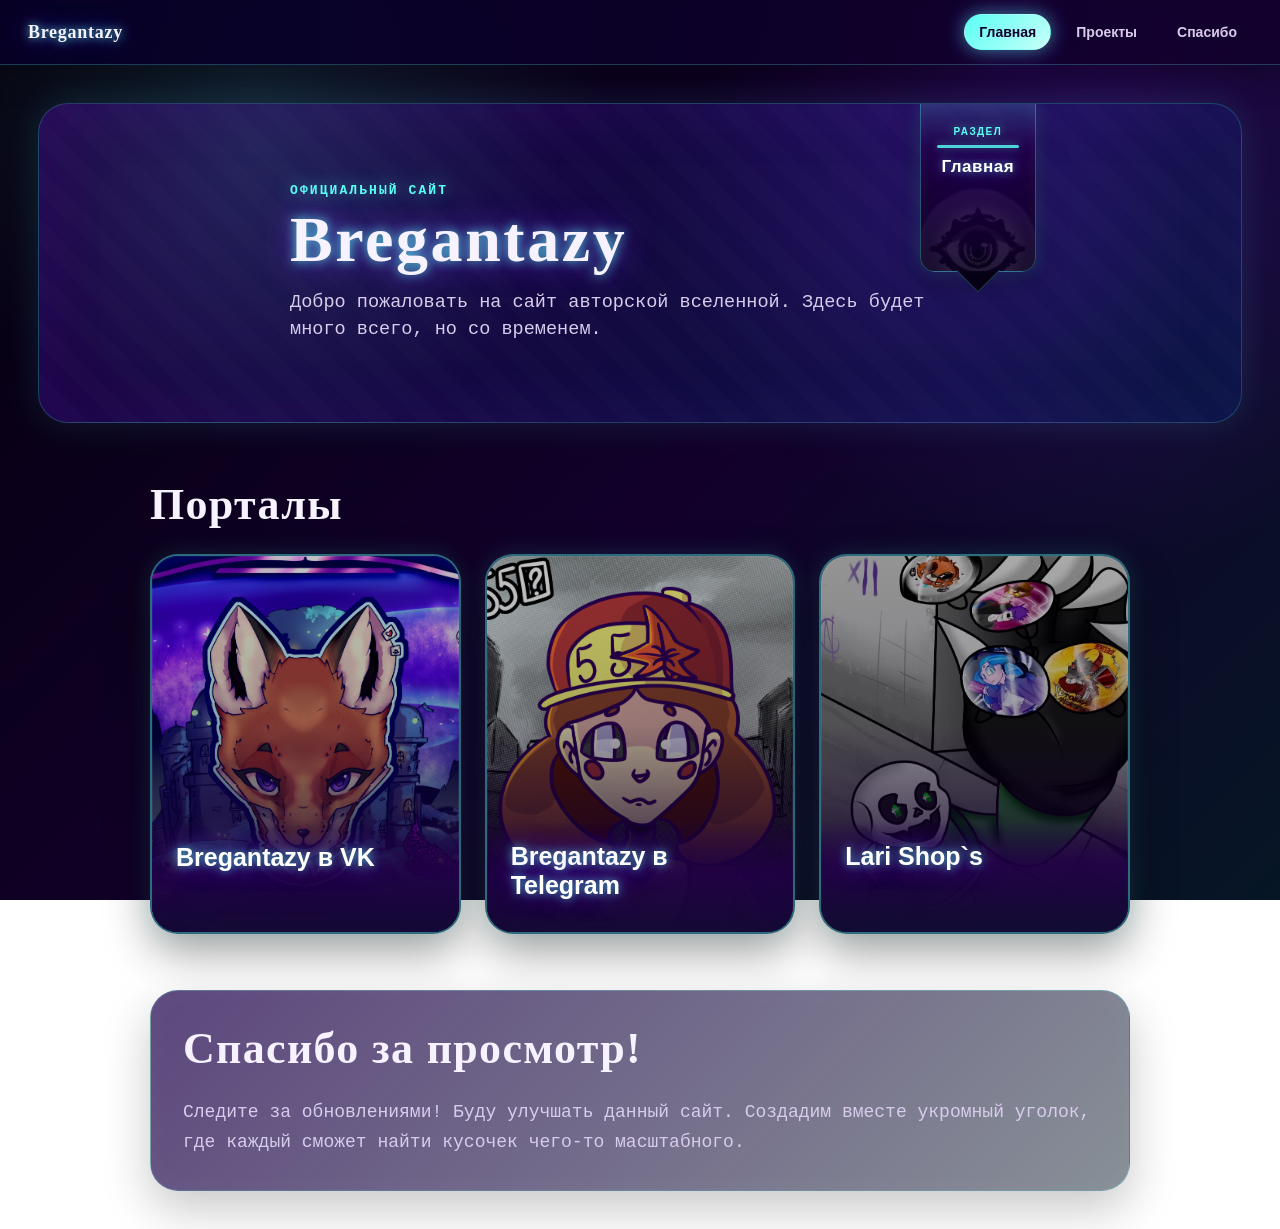
<file: index.html>
<!DOCTYPE html>
<html lang="ru">
<head>
  <meta charset="UTF-8" />
  <meta name="viewport" content="width=device-width, initial-scale=1.0" />

  <title>Bregantazy.art</title>

  <link rel="stylesheet" href="style.css" />
</head>
<body>
  <header class="site-header">
  <a href="../" class="site-logo">Bregantazy</a>

  <nav class="site-nav" aria-label="Главная навигация">
    <a href="./" class="nav-link" data-page="home">Главная</a>
    <a href="links/" class="nav-link" data-page="links">Проекты</a>
    <!--<a href="almanac/" class="nav-link" data-page="almanac">Альманах</a>-->
    <a href="thanks/" class="nav-link" data-page="thanks">Спасибо</a>
  </nav>
</header>

  <main class="page">
    <section class="hero">
      <div class="archive-text">
        <p class="eyebrow">Официальный сайт</p>

        <h1>Bregantazy</h1>

        <p class="subtitle">
          Добро пожаловать на сайт авторской вселенной. Здесь будет много всего, но со временем.
        </p>

        <!--<div class="buttons">
          <a href="links/" class="button primary">Открыть проекты</a>
          <a href="thanks/" class="button">Спасибо</a>
        </div>-->
      </div>

      <div class="hero-bookmark">
        <span>Раздел</span>

        <div class="bookmark-line"></div>

        <strong>Главная</strong>

        <div class="bookmark-eye-mask" aria-hidden="true">
          <img
            src="images/ui/bookmark-eye-4.png"
            alt=""
            class="bookmark-eye"
          />
        </div>
      </div>
    </section>

    <section class="links-section">
      <h2>Порталы</h2>

      <div class="cards">
        <article
          class="card link-card"
          data-url="https://vk.com/bregantazy"
          data-target="_blank"
        >
          <img
            src="images/groups/bregantazy-vk.png"
            alt="Аватар группы Bregantazy VK"
            class="link-card-image"
            loading="lazy"
          />

          <div class="link-card-content">
            <h3>Bregantazy в VK</h3>
            <p>Основная группа. В которой более 500 разных артов вселенной.</p>
            <span class="card-action">Открыть VK →</span>
          </div>
        </article>

        <article
          class="card link-card"
          data-url="https://t.me/bregantazy"
          data-target="_blank"
        >
          <img
            src="images/groups/bregantazy-tg.png"
            alt="Аватар Telegram-канала Bregantazy"
            class="link-card-image"
            loading="lazy"
          />

          <div class="link-card-content">
            <h3>Bregantazy в Telegram</h3>
            <p>ТГК вселенной, со своими эксклюзивами и подачей.</p>
            <span class="card-action">Открыть Telegram →</span>
          </div>
        </article>

        <article
          class="card link-card"
          data-url="https://www.avito.ru/brands/e5639e336e773d61bfe0cb38af3a7798"
          data-target="_blank"
        >
          <img
            src="images/groups/avito-shop.png"
            alt="Аватар магазина на Авито"
            class="link-card-image"
            loading="lazy"
          />

          <div class="link-card-content">
            <h3>Lari Shop`s</h3>
            <p>Авито от автора. Мерч, личные вещи, коллекции.</p>
            <span class="card-action">Открыть Авито →</span>
          </div>
        </article>
      </div>
    </section>

    <section class="thanks">
      <h2>Спасибо за просмотр!</h2>

      <p>
        Следите за обновлениями! Буду улучшать данный сайт. Создадим вместе укромный уголок,
        где каждый сможет найти кусочек чего-то масштабного.
      </p>
    </section>
  </main>

  <script src="script.js"></script>
</body>
</html>
</file>
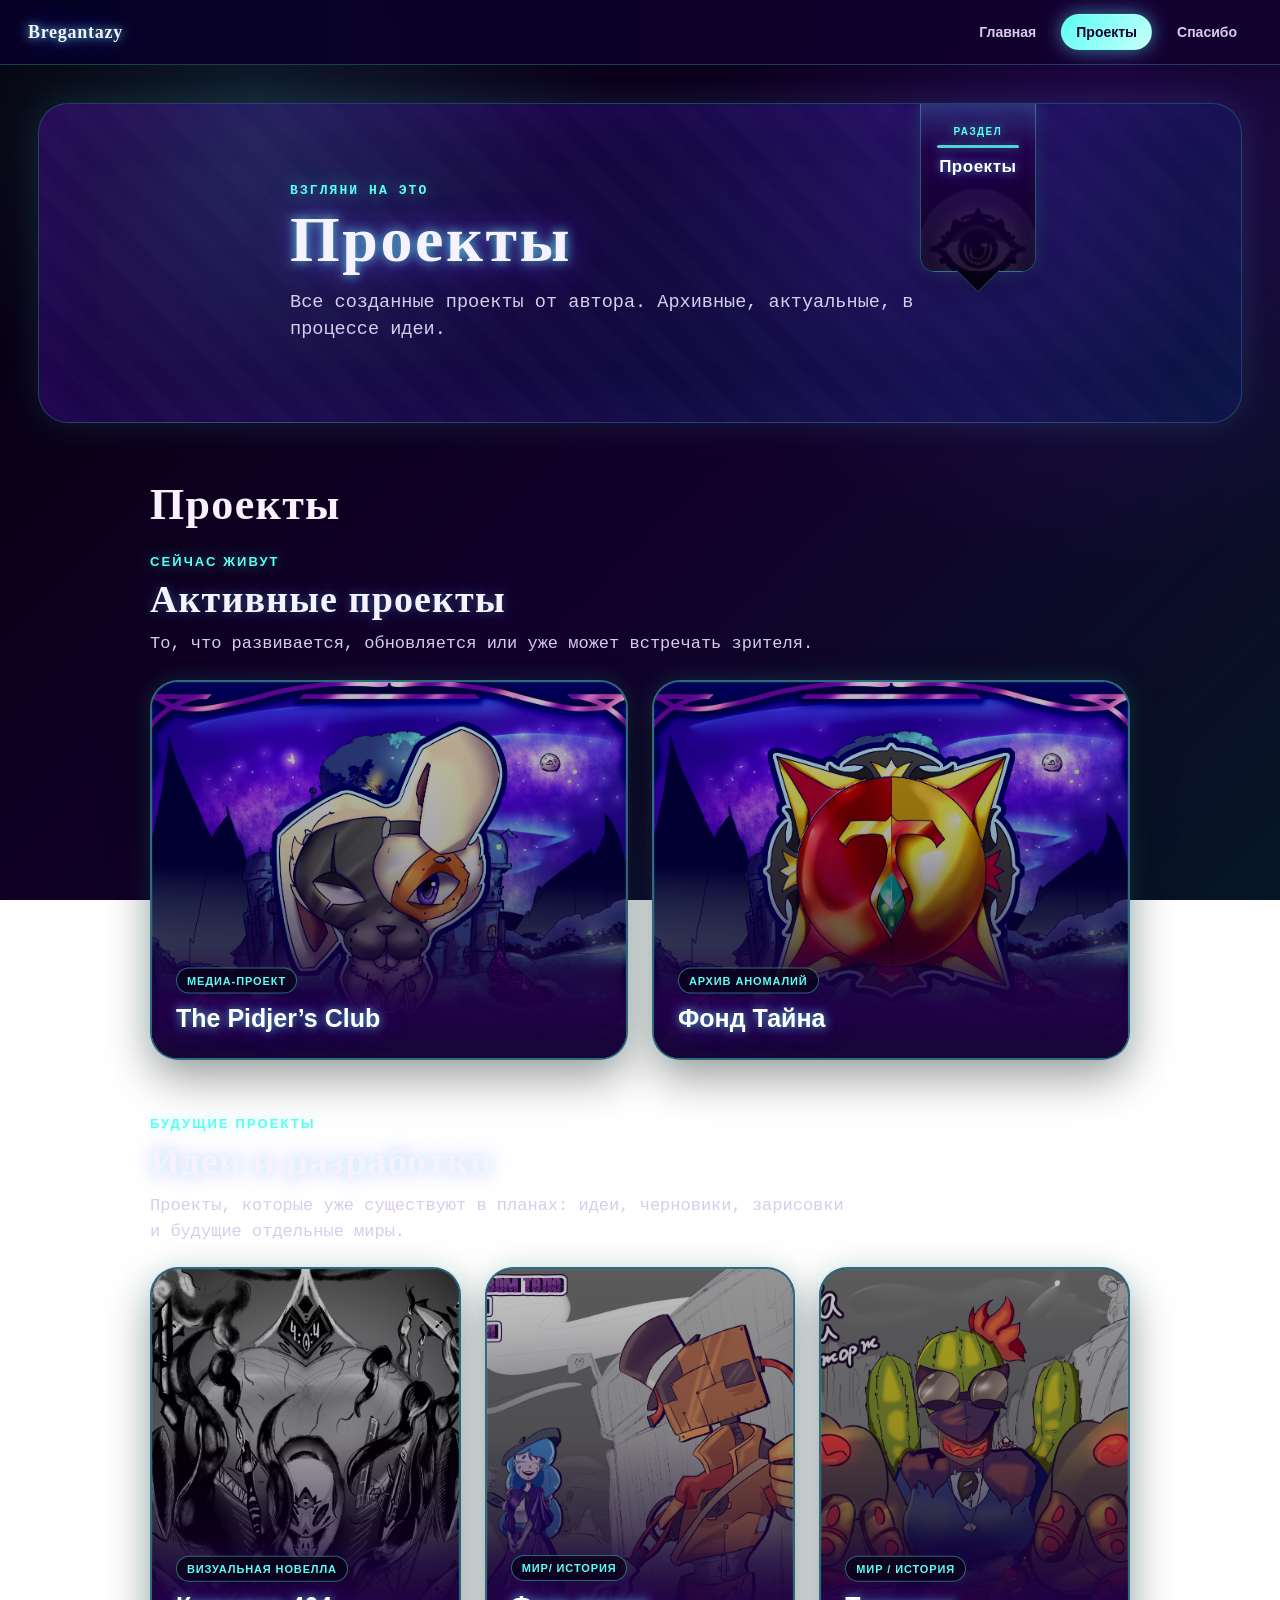
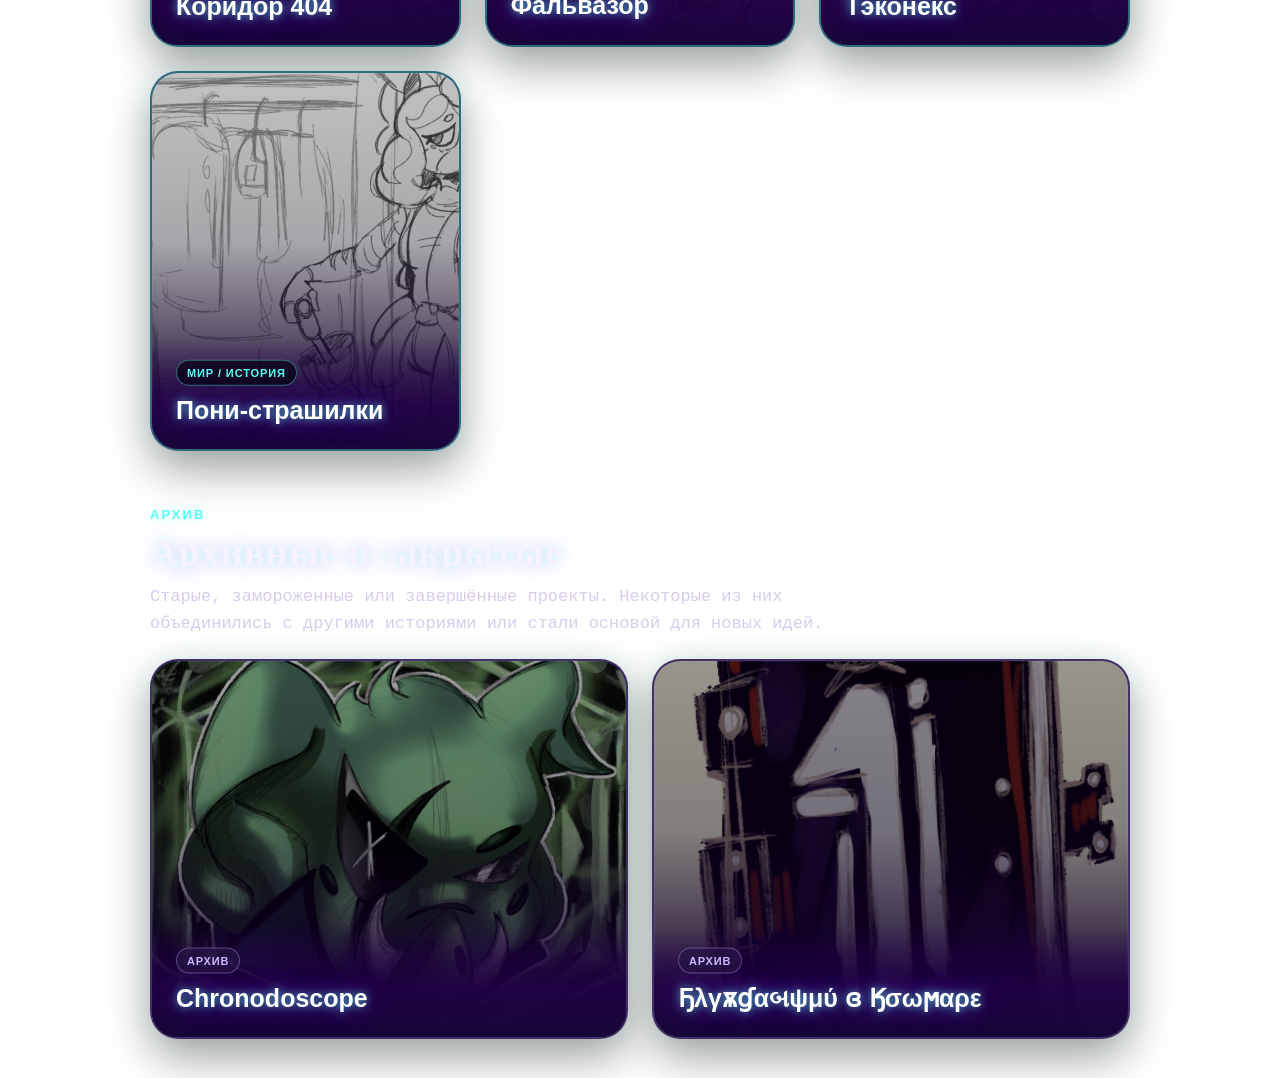
<file: links/index.html>
<!DOCTYPE html>
<html lang="ru">
<head>
  <meta charset="UTF-8" />
  <meta name="viewport" content="width=device-width, initial-scale=1.0" />

  <title>Проекты | Bregantazy.art</title>

  <link rel="stylesheet" href="../style.css" />
</head>
<body>
 <header class="site-header">
  <a href="../" class="site-logo">Bregantazy</a>

  <nav class="site-nav" aria-label="Главная навигация">
    <a href="../" class="nav-link" data-page="home">Главная</a>
    <a href="../links/" class="nav-link" data-page="links">Проекты</a>
  <!--<a href="../almanac/" class="nav-link" data-page="almanac">Альманах</a>-->
    <a href="../thanks/" class="nav-link" data-page="thanks">Спасибо</a>
  </nav>
</header>

<main class="page">
<section class="hero small-hero">
  <div class="archive-text">
    <p class="eyebrow">Взгляни на это</p>

    <h1>Проекты</h1>

    <p class="subtitle">
      Все созданные проекты от автора. Архивные, актуальные, в процессе идеи.
    </p>
  </div>

  <div class="hero-bookmark">
    <span>Раздел</span>

    <div class="bookmark-line"></div>

    <strong>Проекты</strong>

  <div class="bookmark-eye-mask" aria-hidden="true">
    <img
      src="/images/ui/bookmark-eye-4.png"
      alt=""
      class="bookmark-eye"
    />
</div>
</div>
</section>

  <section class="links-section">
  <h2>Проекты</h2>

  <div class="project-category">
    <div class="category-head">
      <p class="section-kicker">Сейчас живут</p>
      <h3>Активные проекты</h3>
      <p>
        То, что развивается, обновляется или уже может встречать зрителя.
      </p>
    </div>

    <div class="cards project-grid">
      <article class="card link-card project-card">
        <img
          src="../images/projects/pidjer.png"
          alt="Обложка проекта The Pidjer’s Club"
          class="link-card-image"
          loading="lazy"
        />

        <div class="link-card-content">
          <p class="project-label">Медиа-проект</p>
          <h3>The Pidjer’s Club</h3>
          <p>
            Обзоры и разборы игр, фильмов, сериалов и аниме.
            Пиджи делится своими настоящими впечатлениями.
          </p>
          <span class="card-action">Скоро откроется →</span>
        </div>
      </article>

      <article class="card link-card project-card">
        <img
          src="../images/projects/fond-tayna.png"
          alt="Обложка проекта Фонд Тайна"
          class="link-card-image"
          loading="lazy"
        />

        <div class="link-card-content">
          <p class="project-label">Архив аномалий</p>
          <h3>Фонд Тайна</h3>
          <p>
            Аномалии, архивы, документы. Группа интузиастов пытается открыть скрытое
            и предотвратить возможный конец.
          </p>
          <span class="card-action">Скоро откроется →</span>
        </div>
      </article>
    </div>
  </div>

  <div class="project-category">
    <div class="category-head">
      <p class="section-kicker">Будущие проекты</p>
      <h3>Идеи и разработки</h3>
      <p>
        Проекты, которые уже существуют в планах: идеи, черновики, зарисовки
        и будущие отдельные миры.
      </p>
    </div>

    <div class="cards project-grid">
      <article class="card link-card project-card">
        <img
          src="../images/projects/corridor-404.png"
          alt="Обложка проекта Коридор 404"
          class="link-card-image"
          loading="lazy"
        />

        <div class="link-card-content">
          <p class="project-label">Визуальная новелла</p>
          <h3>Коридор 404</h3>
          <p>
            Цикличная история с выбором героя, комнатами, достижениями,
            монстрами и странным послевкусием.
          </p>
          <span class="card-action">В разработке →</span>
        </div>
      </article>

      <article class="card link-card project-card">
        <img
          src="../images/projects/falvazor.png"
          alt="Обложка проекта Фальвазор"
          class="link-card-image"
          loading="lazy"
        />

        <div class="link-card-content">
          <p class="project-label">Мир/ история</p>
          <h3>Фальвазор</h3>
          <p>
            Когда-то давно Телефоны и Компьютеры жили в мире и согласии... 
            Но всему хорошему рано или поздно приходит конец
          </p>
          <span class="card-action">В разработке →</span>
        </div>
      </article>

      <article class="card link-card project-card">
        <img
          src="../images/projects/teconex.png"
          alt="Обложка мира Тэконекс"
          class="link-card-image"
          loading="lazy"
        />

        <div class="link-card-content">
          <p class="project-label">Мир / история</p>
          <h3>Тэконекс</h3>
          <p>
            Мир где вспыхнул новый вирус - изменяющий ДНК носителя. Свой мир, персонажи, трагедия.
          </p>
          <span class="card-action">В разработке →</span>
        </div>
      </article>

      <article class="card link-card project-card">
        <img
          src="../images/projects/pony-horror.png"
          alt="Обложка проекта Пони-страшилки"
          class="link-card-image"
          loading="lazy"
        />

        <div class="link-card-content">
          <p class="project-label">Мир / история</p>
          <h3>Пони-страшилки</h3>
          <p>
            Мрачные и странные истории, что сплелись нитями судьбы. Что ждет наших Пони-братьев в этом страшном мире...
          </p>
          <span class="card-action">В разработке →</span>
        </div>
      </article>
    </div>
  </div>

  <div class="project-category">
    <div class="category-head">
      <p class="section-kicker">Архив</p>
      <h3>Архивные и закрытые</h3>
      <p>
        Старые, замороженные или завершённые проекты. Некоторые из них объединились
        с другими историями или стали основой для новых идей.
      </p>
    </div>

    <div class="cards project-grid">
      <article class="card link-card project-card archived-card">
        <img
          src="../images/projects/chronoscope.png"
          alt="Обложка проекта Chronodoscope"
          class="link-card-image"
          loading="lazy"
        />

        <div class="link-card-content">
          <p class="project-label">Архив</p>
          <h3>Chronodoscope</h3>
          <p>
            Игровой проект с процедурными подземельями, сражениями,
            предметами, сундуками и развитием персонажа.
          </p>
          <span class="card-action">Заморожено →</span>
        </div>
      </article>

      <article class="card link-card project-card archived-card">
        <img
          src="../images/projects/nightmare-wanderer.png"
          alt="Обложка проекта Блуждающий в Кошмаре"
          class="link-card-image"
          loading="lazy"
        />

        <div class="link-card-content">
          <p class="project-label">Архив</p>
          <h3>Ҕλγѫɠαબψμύ ɞ Ӄσωϻαρε</h3>
          <p>
            Мысли, заметки и путь Странника в измерении Кошмара.
            Более страшная и скрытая сторона вселенной.
          </p>
          <span class="card-action">Объединено →</span>
        </div>
      </article>
    </div>
  </div>
</section>
  </main>

  <script src="../script.js"></script>
</body>
</html>
</file>
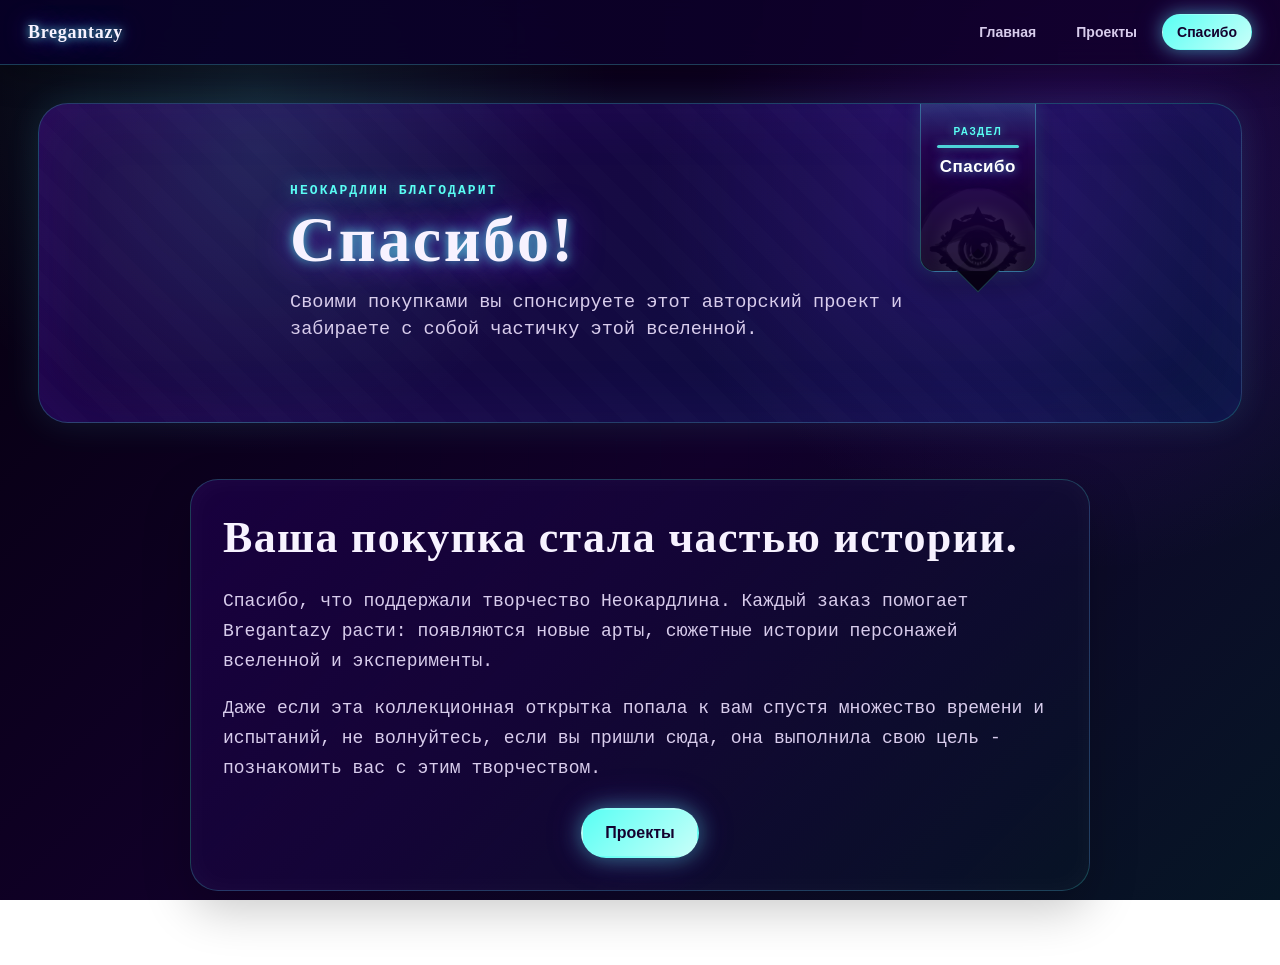
<file: thanks/index.html>
<!DOCTYPE html>
<html lang="ru">
<head>
  <meta charset="UTF-8" />
  <meta name="viewport" content="width=device-width, initial-scale=1.0" />

  <title>Спасибо | Bregantazy.art</title>

  <link rel="stylesheet" href="../style.css" />
</head>
<body>
<header class="site-header">
  <a href="../" class="site-logo">Bregantazy</a>

  <nav class="site-nav" aria-label="Главная навигация">
    <a href="../" class="nav-link" data-page="home">Главная</a>
    <a href="../links/" class="nav-link" data-page="links">Проекты</a>
    <!--<a href="../almanac/" class="nav-link" data-page="almanac">Альманах</a>-->
    <a href="../thanks/" class="nav-link" data-page="thanks">Спасибо</a>
  </nav>
</header>

  <main class="page">
    <section class="hero small-hero">
      <div class="archive-text">
        <p class="eyebrow">Неокардлин благодарит</p>

        <h1>Спасибо!</h1>

        <p class="subtitle">
          Своими покупками вы спонсируете этот авторский проект и забираете с собой частичку этой вселенной.
        </p>

        <!--<div class="buttons">
          <a href="../" class="button">На главную</a>
          <a href="../links/" class="button primary">Проекты</a>
        </div>-->
      </div>
      
  <div class="hero-bookmark">
    <span>Раздел</span>

    <div class="bookmark-line"></div>

    <strong>Спасибо</strong>

  <div class="bookmark-eye-mask" aria-hidden="true">
    <img
      src="/images/ui/bookmark-eye-4.png"
      alt=""
      class="bookmark-eye"
    />
</div>
    </section>

    <section class="thanks thank-you-page">
      <h2>Ваша покупка стала частью истории.</h2>

      <p>
        Спасибо, что поддержали творчество Неокардлина.
        Каждый заказ помогает Bregantazy расти: появляются новые арты,
        сюжетные истории персонажей вселенной и эксперименты.
      </p>

      <p>
        Даже если эта коллекционная открытка попала к вам спустя множество времени и испытаний, 
        не волнуйтесь, если вы пришли сюда, она выполнила свою цель - познакомить вас с этим творчеством.
      </p>

      <div class="buttons">
        <a href="../links/" class="button primary">Проекты</a>
      </div>
    </section>
  </main>

  <script src="../script.js"></script>
</body>
</html>
</file>
<file: style.css>
/* =========================
   Bregantazy.art clean style
   60 / 30 / 10 color system
========================= */

* {
  box-sizing: border-box;
}

:root {
  /* 60%: основа сайта */
  --color-main-950: #04000c;
  --color-main-900: #080014;
  --color-main-800: #12002b;
  --color-main-700: #22004a;

  /* 30%: вторичный космический слой */
  --color-secondary-900: #061625;
  --color-secondary-800: #08283d;
  --color-secondary-700: #0b3f5a;

  /* 10%: акцент */
  --color-accent: #59fff4;
  --color-accent-soft: rgba(89, 255, 244, 0.36);
  --color-accent-ghost: rgba(89, 255, 244, 0.12);
  --color-accent-dark: #159b9f;

  /* редкий декоративный акцент */
  --color-gold: #ffd36a;

  /* текст */
  --text-main: #f7f2ff;
  --text-soft: #d8ccec;
  --text-muted: #9f91ba;

  /* шрифты */
  --font-ui: "Bahnschrift", "Segoe UI", Arial, sans-serif;
  --font-archive: "Courier New", "Consolas", monospace;
  --font-title: "Bahnschrift", "Georgia", serif;
}

html {
  scroll-behavior: smooth;
}

body {
  margin: 0;
  min-height: 100vh;

  font-family: var(--font-ui);
  color: var(--text-main);

  background:
    radial-gradient(circle at 20% 10%, rgba(89, 255, 244, 0.12), transparent 28%),
    radial-gradient(circle at 85% 20%, rgba(125, 48, 255, 0.18), transparent 30%),
    linear-gradient(
      135deg,
      var(--color-main-950),
      var(--color-main-800) 54%,
      var(--color-secondary-900)
    );

  background-attachment: fixed;
}

body::before {
  content: "";
  position: fixed;
  inset: 0;
  pointer-events: none;

  opacity: 0.18;
  background-image:
    linear-gradient(rgba(89, 255, 244, 0.045) 1px, transparent 1px),
    linear-gradient(90deg, rgba(89, 255, 244, 0.045) 1px, transparent 1px);
  background-size: 44px 44px;

  mask-image: radial-gradient(circle at center, black, transparent 78%);
}

a {
  color: inherit;
  text-decoration: none;
}

/* =========================
   Header
========================= */

.site-header {
  position: sticky;
  top: 0;
  z-index: 100;

  display: flex;
  align-items: center;
  justify-content: space-between;
  gap: 24px;

  padding: 14px 28px;

  background:
    linear-gradient(
      90deg,
      rgba(7, 0, 39, 0.92),
      rgba(18, 0, 43, 0.82)
    );

  border-bottom: 1px solid rgba(89, 255, 244, 0.24);
  backdrop-filter: blur(14px);

  box-shadow: 0 10px 32px rgba(0, 0, 0, 0.28);
}

.site-logo {
  font-family: var(--font-title);
  font-size: 18px;
  font-weight: 900;
  letter-spacing: 0.04em;

  color: var(--text-main);

  text-shadow:
    0 0 10px rgba(89, 255, 244, 0.85),
    0 0 24px rgba(125, 48, 255, 0.75);
}

.site-nav {
  display: flex;
  align-items: center;
  flex-wrap: wrap;
  gap: 10px;
}

.nav-link {
  padding: 9px 14px;

  border: 1px solid transparent;
  border-radius: 999px;

  color: var(--text-soft);
  font-size: 14px;
  font-weight: 800;

  transition:
    transform 0.2s ease,
    background 0.2s ease,
    border-color 0.2s ease,
    color 0.2s ease;
}

.nav-link:hover {
  transform: translateY(-2px);
  border-color: var(--color-accent-soft);
  background: var(--color-accent-ghost);
  color: #ffffff;
}

.nav-link.active {
  background: linear-gradient(135deg, var(--color-accent), #c9fff9);
  color: #13002d;
  border-color: transparent;

  box-shadow:
    0 0 18px rgba(89, 255, 244, 0.48),
    0 0 34px rgba(125, 48, 255, 0.22);
}

/* =========================
   Layout
========================= */

.page {
  position: relative;
  z-index: 1;

  min-height: 100vh;
  padding: clamp(16px, 3vw, 40px);
}

.links-section,
.thanks,
.almanac-section {
  width: min(100%, 980px);
  margin: clamp(32px, 5vw, 56px) auto 0;
}

/* =========================
   Hero bubble
========================= */

.hero,
.small-hero {
  position: relative;
  overflow: hidden;

  height: 320px;
  min-height: 320px;
  max-height: 320px;

  display: flex;
  align-items: center;
  justify-content: center;

  padding: 0 24px;

  border: 1px solid rgba(89, 255, 244, 0.22);
  border-radius: 30px;

  background:
    radial-gradient(circle at 18% 16%, rgba(89, 255, 244, 0.12), transparent 30%),
    radial-gradient(circle at 78% 24%, rgba(125, 48, 255, 0.2), transparent 34%),
    linear-gradient(
      135deg,
      rgba(34, 0, 74, 0.92),
      rgba(6, 22, 64, 0.88)
    );

  box-shadow:
    0 0 34px rgba(89, 255, 244, 0.11),
    inset 0 0 70px rgba(125, 48, 255, 0.1);
}

.hero::before,
.small-hero::before {
  display: none;
}

.hero::after,
.small-hero::after {
  content: "";
  position: absolute;
  inset: 0;
  pointer-events: none;

  opacity: 0.38;

  background:
    repeating-linear-gradient(
      45deg,
      transparent,
      transparent 18px,
      rgba(255, 255, 255, 0.028) 18px,
      rgba(255, 255, 255, 0.028) 36px
    );
}

.hero-content {
  position: relative;
  z-index: 2;

  width: min(100%, 820px);
  text-align: center;
}

.eyebrow {
  margin: 0 0 10px;

  color: var(--color-accent);

  font-size: 13px;
  line-height: 1.2;
  font-weight: 900;
  letter-spacing: 0.16em;
  text-transform: uppercase;

  text-shadow: 0 0 18px rgba(89, 255, 244, 0.55);
}

h1,
h2,
h3 {
  font-family: var(--font-title);
}

h1 {
  margin: 0;

  color: var(--text-main);
  font-size: clamp(52px, 5vw, 76px);
  line-height: 1;
  letter-spacing: 0.04em;

  text-shadow:
    0 0 12px rgba(89, 255, 244, 0.82),
    0 0 34px rgba(125, 48, 255, 0.78);
}

h2 {
  margin: 0 0 24px;

  color: var(--text-main);
  font-size: clamp(32px, 4vw, 44px);
  letter-spacing: 0.03em;
}

h3 {
  margin: 0;
}

.subtitle {
  max-width: 700px;
  margin: 18px auto 0;

  color: var(--text-soft);

  font-size: clamp(18px, 1.45vw, 22px);
  line-height: 1.45;
}

/* =========================
   Buttons
========================= */

.buttons {
  margin-top: 24px;

  display: flex;
  justify-content: center;
  flex-wrap: wrap;
  gap: 14px;
}

.button {
  display: inline-flex;
  align-items: center;
  justify-content: center;

  padding: 14px 22px;

  border: 2px solid var(--color-accent-soft);
  border-radius: 999px;

  background:
    linear-gradient(
      135deg,
      rgba(7, 0, 39, 0.9),
      rgba(30, 0, 75, 0.76)
    );

  color: #ffffff;
  font-weight: 900;

  box-shadow:
    0 0 18px rgba(89, 255, 244, 0.18),
    inset 0 0 18px rgba(255, 255, 255, 0.035);

  transition:
    transform 0.2s ease,
    background 0.2s ease,
    box-shadow 0.2s ease;
}

.button:hover {
  transform: translateY(-3px);

  background:
    linear-gradient(
      135deg,
      rgba(89, 255, 244, 0.16),
      rgba(30, 0, 75, 0.82)
    );

  box-shadow:
    0 0 24px rgba(89, 255, 244, 0.28),
    0 0 38px rgba(125, 48, 255, 0.18);
}

.button.primary {
  background: linear-gradient(135deg, var(--color-accent), #c9fff9);
  color: #14002e;
  border-color: transparent;

  box-shadow:
    0 0 22px rgba(89, 255, 244, 0.44),
    0 0 42px rgba(125, 48, 255, 0.18);
}

/* =========================
   Section headings
========================= */

.section-kicker {
  margin: 0 0 8px;

  color: var(--color-accent);

  font-family: var(--font-ui);
  font-size: 13px;
  font-weight: 900;
  letter-spacing: 0.16em;
  text-transform: uppercase;

  text-shadow: 0 0 14px rgba(89, 255, 244, 0.45);
}

/* =========================
   Cards grid
========================= */

.cards {
  display: grid;
  grid-template-columns: repeat(auto-fit, minmax(260px, 1fr));
  gap: 24px;
  align-items: stretch;
}

.card {
  border-radius: 28px;
}

/* =========================
   Final portal cards
   ПК: шторка выезжает поверх картинки
   Телефон: описание видно сразу
========================= */

.link-card {
  position: relative;
  display: block;

  height: 380px;
  min-height: 0;
  padding: 0;
  overflow: hidden;

  border-radius: 28px;
  border: 2px solid rgba(89, 255, 244, 0.42);

  background: var(--color-main-800);

  box-shadow:
    0 18px 45px rgba(0, 0, 0, 0.38),
    0 0 24px rgba(89, 255, 244, 0.14);

  transition:
    transform 0.25s ease,
    border-color 0.25s ease,
    box-shadow 0.25s ease;
}

.link-card:hover {
  transform: translateY(-8px);

  border-color: rgba(89, 255, 244, 0.9);

  box-shadow:
    0 24px 64px rgba(0, 0, 0, 0.46),
    0 0 36px rgba(89, 255, 244, 0.28),
    0 0 50px rgba(126, 53, 255, 0.22);
}

.link-card-image {
  position: absolute;
  inset: 0;

  width: 100%;
  height: 100%;

  object-fit: cover;

  border: none;
  border-radius: 0;

  transform: scale(1.03);

  filter:
    brightness(0.78)
    saturate(1.08)
    contrast(1.05);

  transition:
    transform 0.35s ease,
    filter 0.35s ease;
}

.link-card:hover .link-card-image {
  transform: scale(1.1);

  filter:
    brightness(0.48)
    saturate(1.16)
    contrast(1.08);
}

.link-card::before {
  content: "";
  position: absolute;
  inset: 0;
  z-index: 1;

  pointer-events: none;

  background:
    linear-gradient(
      180deg,
      rgba(8, 0, 20, 0.04) 0%,
      rgba(8, 0, 20, 0.18) 45%,
      rgba(18, 0, 43, 0.72) 78%,
      rgba(8, 0, 20, 0.98) 100%
    );
}

.link-card::after {
  content: "";
  position: absolute;
  inset: 0;
  z-index: 1;

  pointer-events: none;

  border-radius: 26px;
  box-shadow: inset 0 0 0 1px rgba(89, 255, 244, 0.08);
}

.link-card-content {
  position: absolute;
  left: 0;
  right: 0;
  bottom: 0;
  z-index: 2;

  padding: 22px 24px;

  background:
    linear-gradient(
      180deg,
      rgba(18, 0, 43, 0) 0%,
      rgba(34, 0, 74, 0.82) 28%,
      rgba(6, 22, 37, 0.98) 100%
    );

  border-top: none;

  transform: translateY(calc(100% - 112px));

  transition:
    transform 0.3s ease,
    background 0.25s ease;
}

.link-card:hover .link-card-content {
  transform: translateY(0);

  background:
    linear-gradient(
      180deg,
      rgba(18, 0, 43, 0.12) 0%,
      rgba(34, 0, 74, 0.94) 24%,
      rgba(6, 22, 37, 1) 100%
    );
}

.project-label {
  display: inline-flex;

  width: fit-content;

  margin: 0 0 10px;
  padding: 6px 10px;

  border: 1px solid rgba(89, 255, 244, 0.4);
  border-radius: 999px;

  background: rgba(8, 0, 20, 0.72);
  color: var(--color-accent);

  font-family: var(--font-ui);
  font-size: 11px;
  font-weight: 900;
  letter-spacing: 0.08em;
  text-transform: uppercase;

  white-space: normal;
}

.link-card h3 {
  margin: 0;

  color: #ffffff;

  font-family: var(--font-ui);
  font-size: 25px;
  line-height: 1.15;

  white-space: normal;
  overflow-wrap: break-word;

  text-shadow:
    0 0 10px rgba(89, 255, 244, 0.72),
    0 0 26px rgba(126, 53, 255, 0.65);
}

.link-card p:not(.project-label) {
  margin: 14px 0 0;

  opacity: 0;

  color: var(--text-soft);

  font-family: var(--font-archive);
  font-size: 15px;
  line-height: 1.55;

  white-space: normal;
  overflow-wrap: break-word;

  transform: translateY(8px);

  transition:
    opacity 0.25s ease,
    transform 0.25s ease;
}

.link-card:hover p:not(.project-label) {
  opacity: 1;
  transform: translateY(0);
}

.card-action {
  display: inline-flex;

  margin-top: 14px;

  color: var(--color-accent);

  font-family: var(--font-ui);
  font-weight: 900;

  white-space: normal;

  text-shadow: 0 0 10px rgba(89, 255, 244, 0.75);
}

/* =========================
   Thanks block
========================= */

.thanks {
  padding: 32px;

  border: 1px solid rgba(89, 255, 244, 0.22);
  border-radius: 28px;

  background:
    linear-gradient(
      135deg,
      rgba(30, 0, 75, 0.72),
      rgba(6, 22, 37, 0.48)
    );

  box-shadow:
    0 18px 48px rgba(0, 0, 0, 0.22),
    inset 0 0 28px rgba(255, 255, 255, 0.035);
}

.thanks p {
  margin: 0;

  color: var(--text-soft);

  font-family: var(--font-archive);
  font-size: 18px;
  line-height: 1.65;
}

.thank-you-page {
  max-width: 900px;
}

.thank-you-page p + p {
  margin-top: 18px;
}

/* =========================
   Almanac
========================= */

.almanac-section {
  max-width: 1200px;
}

.section-head {
  display: flex;
  align-items: end;
  justify-content: space-between;
  gap: 24px;

  margin-bottom: 24px;
}

.section-head p {
  margin: 0;

  color: var(--text-soft);
  font-size: 18px;
}

.search-input {
  width: min(100%, 360px);

  padding: 14px 18px;

  border: 2px solid rgba(89, 255, 244, 0.45);
  border-radius: 999px;
  outline: none;

  background: rgba(7, 0, 39, 0.72);
  color: #ffffff;

  font-family: var(--font-ui);
  font-size: 16px;
  font-weight: 700;

  box-shadow: 0 0 18px rgba(89, 255, 244, 0.12);
}

.search-input::placeholder {
  color: rgba(232, 220, 255, 0.65);
}

.search-input:focus {
  border-color: var(--color-accent);
  box-shadow: 0 0 24px rgba(89, 255, 244, 0.28);
}

.almanac-grid {
  display: grid;
  grid-template-columns: repeat(auto-fit, minmax(280px, 1fr));
  gap: 18px;
}

.almanac-card {
  min-height: 260px;
  padding: 24px;

  border: 2px solid rgba(89, 255, 244, 0.35);
  border-radius: 26px;

  background:
    linear-gradient(160deg, rgba(18, 0, 62, 0.94), rgba(6, 22, 37, 0.82)),
    rgba(12, 0, 48, 0.72);

  box-shadow:
    0 0 28px rgba(125, 48, 255, 0.18),
    inset 0 0 22px rgba(89, 255, 244, 0.04);

  transition:
    transform 0.2s ease,
    border-color 0.2s ease,
    box-shadow 0.2s ease;
}

.almanac-card:hover {
  transform: translateY(-5px);

  border-color: var(--color-accent);

  box-shadow:
    0 0 34px rgba(89, 255, 244, 0.2),
    0 0 30px rgba(125, 48, 255, 0.18);
}

.card-topline {
  display: flex;
  justify-content: space-between;
  gap: 12px;

  margin-bottom: 18px;

  color: var(--color-accent);

  font-size: 13px;
  font-weight: 900;
  letter-spacing: 0.08em;
  text-transform: uppercase;
}

.almanac-card h3 {
  margin: 0 0 14px;

  color: #ffffff;
  font-size: 28px;
}

.almanac-card p {
  margin: 0;

  color: var(--text-soft);
  line-height: 1.55;
}

.tags {
  display: flex;
  flex-wrap: wrap;
  gap: 8px;

  margin-top: 22px;
}

.tag {
  padding: 7px 10px;

  border: 1px solid rgba(89, 255, 244, 0.35);
  border-radius: 999px;

  background: rgba(89, 255, 244, 0.12);
  color: #bffffa;

  font-size: 13px;
  font-weight: 700;
}

.error-message {
  padding: 24px;

  border: 2px solid rgba(255, 100, 160, 0.45);
  border-radius: 20px;

  background: rgba(80, 0, 45, 0.45);
  color: #ffd7e8;
}

/* =========================
   Responsive
========================= */

@media (max-width: 700px) {
  .page {
    padding: 16px;
  }

  .site-header {
    align-items: flex-start;
    flex-direction: column;

    padding: 16px;
  }

  .site-nav {
    width: 100%;
  }

  .nav-link {
    font-size: 14px;
    padding: 9px 12px;
  }

  .hero,
  .small-hero {
    height: auto;
    min-height: 340px;
    max-height: none;

    padding: 42px 18px;
  }

  h1 {
    font-size: clamp(40px, 11vw, 54px);
  }

  h2 {
    font-size: 32px;
  }

  .subtitle {
    font-size: 17px;
  }

  .cards {
    grid-template-columns: 1fr;
  }

  .link-card {
    height: auto;
    min-height: 430px;
  }

  .link-card-content {
    transform: none;

    position: absolute;
    left: 0;
    right: 0;
    bottom: 0;

    padding: 22px;

    background:
      linear-gradient(
        180deg,
        rgba(18, 0, 43, 0.08) 0%,
        rgba(34, 0, 74, 0.9) 26%,
        rgba(6, 22, 37, 1) 100%
      );
  }

  .link-card p:not(.project-label) {
    opacity: 1;
    transform: none;
  }

  .link-card h3 {
    font-size: 24px;
  }

  .section-head {
    align-items: stretch;
    flex-direction: column;
  }

  .search-input {
    width: 100%;
  }
}
/* =========================
   Hero bookmark
   Раздел → линия → название → глаз
========================= */

.hero-bookmark {
  position: absolute;
  top: 0;
  right: clamp(90px, 16vw, 280px);
  z-index: 3;

  width: 116px;
  min-height: 176px;

  display: flex;
  flex-direction: column;
  align-items: center;

  padding: 38px 12px 28px;

  overflow: visible;
  isolation: isolate;

  border: 1px solid rgba(89, 255, 244, 0.32);
  border-top: none;
  border-radius: 0 0 15px 15px;

  background:
    linear-gradient(
      180deg,
      rgba(89, 255, 244, 0.12) 0%,
      rgba(34, 0, 74, 0.88) 26%,
      rgba(8, 0, 20, 0.98) 100%
    );

  box-shadow:
    0 14px 32px rgba(0, 0, 0, 0.26),
    0 0 18px rgba(89, 255, 244, 0.16),
    inset 0 0 18px rgba(255, 255, 255, 0.04);

  color: var(--text-main);
  text-align: center;
}

.hero-bookmark::after {
  content: "";
  position: absolute;
  left: 50%;
  bottom: -15px;
  z-index: 0;

  width: 30px;
  height: 30px;

  background: rgba(8, 0, 20, 0.98);

  transform: translateX(-50%) rotate(45deg);

  border-right: 1px solid rgba(89, 255, 244, 0.24);
  border-bottom: 1px solid rgba(89, 255, 244, 0.24);
}

.hero-bookmark span {
  order: 1;
  position: relative;
  z-index: 2;

  display: block;

  margin: 0;

  color: var(--color-accent);

  font-size: 10px;
  font-weight: 900;
  letter-spacing: 0.14em;
  text-transform: uppercase;

  text-shadow: 0 0 10px rgba(89, 255, 244, 0.5);
}

.bookmark-line {
  order: 2;
  position: relative;
  z-index: 2;

  width: 82px;
  height: 3px;

  margin: 8px auto 11px;

  border-radius: 999px;

  background: rgba(89, 255, 244, 0.84);

  box-shadow: 0 0 10px rgba(89, 255, 244, 0.5);
}

.hero-bookmark strong {
  order: 3;
  position: relative;
  z-index: 2;

  display: block;

  margin: 0;

  color: #ffffff;

  font-size: 17px;
  line-height: 1.05;
  letter-spacing: 0.03em;

  text-shadow:
    0 0 10px rgba(89, 255, 244, 0.55),
    0 0 18px rgba(125, 48, 255, 0.6);
}

.bookmark-eye-mask {
  order: 4;

  position: absolute;
  left: 0;
  right: 0;
  bottom: 0;
  z-index: 1;

  height: 104px;

  overflow: hidden;

  border-radius: 0 0 15px 15px;

  pointer-events: none;
  user-select: none;
}

.bookmark-eye {
  position: absolute;
  left: 50%;
  bottom: -62px;

  display: block;

  width: 168px;
  height: 168px;

  object-fit: contain;

  opacity: 0.16;

  transform: translateX(-50%);

  filter:
    drop-shadow(0 0 8px rgba(89, 255, 244, 0.12))
    drop-shadow(0 0 18px rgba(125, 48, 255, 0.12));

  pointer-events: none;
  user-select: none;
}

@media (max-width: 900px) {
  .hero-bookmark {
    right: 34px;
  }
}

@media (max-width: 700px) {
  .hero-bookmark {
    display: none;
  }
}
/* Поднимаем текст закладки выше, глаз остаётся снизу */
.hero-bookmark {
  padding-top: 22px !important;
  min-height: 168px !important;
}

.hero-bookmark span {
  margin-top: 0 !important;
}

.bookmark-line {
  margin: 8px auto 10px !important;
}

.hero-bookmark strong {
  margin-top: 0 !important;
}
.archive-text {
  font-family: var(--font-archive);
  line-height: 1.7;
  color: var(--text-soft);
}
/* =========================
   Project categories
========================= */

.project-category {
  margin-top: 56px;
}

.project-category:first-of-type {
  margin-top: 0;
}

.category-head {
  margin-bottom: 22px;
}

.category-head h3 {
  margin: 0;

  color: var(--text-main);

  font-size: clamp(28px, 3vw, 38px);
  letter-spacing: 0.03em;

  text-shadow:
    0 0 10px rgba(89, 255, 244, 0.28),
    0 0 24px rgba(125, 48, 255, 0.28);
}

.category-head p:not(.section-kicker) {
  max-width: 700px;
  margin: 10px 0 0;

  color: var(--text-soft);

  font-family: var(--font-archive);
  font-size: 17px;
  line-height: 1.55;
}

/* Архивные карточки чуть холоднее и тусклее */
.archived-card .link-card-image {
  filter:
    grayscale(0.55)
    brightness(0.64)
    saturate(0.72)
    contrast(1.05);
}

.archived-card:hover .link-card-image {
  filter:
    grayscale(0.35)
    brightness(0.5)
    saturate(0.85)
    contrast(1.08);
}

.archived-card {
  border-color: rgba(160, 130, 210, 0.36);
}

.archived-card .project-label {
  color: #cdb8ff;
  border-color: rgba(205, 184, 255, 0.35);
  background: rgba(40, 20, 70, 0.72);
}
/* =========================
   Mobile card tap reveal
   Телефон: первый тап открывает текст, второй тап открывает ссылку
========================= */

.link-card[data-url],
a.link-card {
  cursor: pointer;
}

@media (hover: none), (pointer: coarse), (max-width: 700px) {
  .link-card .link-card-content {
    transform: translateY(calc(100% - 112px)) !important;
  }

  .link-card p:not(.project-label) {
    opacity: 0 !important;
    transform: translateY(8px) !important;
  }

  .link-card.is-open .link-card-content {
    transform: translateY(0) !important;
  }

  .link-card.is-open .link-card-image {
    transform: scale(1.1) !important;

    filter:
      brightness(0.48)
      saturate(1.16)
      contrast(1.08) !important;
  }

  .link-card.is-open p:not(.project-label) {
    opacity: 1 !important;
    transform: translateY(0) !important;
  }

  .link-card.is-open {
    border-color: rgba(89, 255, 244, 0.9) !important;

    box-shadow:
      0 24px 64px rgba(0, 0, 0, 0.46),
      0 0 36px rgba(89, 255, 244, 0.28),
      0 0 50px rgba(126, 53, 255, 0.22) !important;
  }
}
/* =========================
   Almanac portrait cards
========================= */

.almanac-card {
  position: relative;
  overflow: hidden;
}

.almanac-portrait {
  position: relative;

  height: 210px;
  margin: -24px -24px 22px;

  overflow: hidden;

  border-bottom: 1px solid rgba(89, 255, 244, 0.24);

  background:
    radial-gradient(circle at center, rgba(89, 255, 244, 0.12), transparent 55%),
    rgba(8, 0, 20, 0.72);
}

.almanac-portrait img {
  width: 100%;
  height: 100%;

  object-fit: cover;
  object-position: center;

  filter:
    brightness(0.84)
    saturate(1.08)
    contrast(1.05);

  transform: scale(1.02);

  transition:
    transform 0.3s ease,
    filter 0.3s ease;
}

.almanac-card:hover .almanac-portrait img {
  transform: scale(1.08);

  filter:
    brightness(0.68)
    saturate(1.16)
    contrast(1.08);
}

.almanac-meta {
  display: flex;
  flex-wrap: wrap;
  gap: 8px;

  margin: 0 0 14px;
}

.almanac-meta span {
  padding: 6px 9px;

  border: 1px solid rgba(89, 255, 244, 0.28);
  border-radius: 999px;

  background: rgba(89, 255, 244, 0.08);
  color: var(--text-soft);

  font-family: var(--font-archive);
  font-size: 12px;
}
/* =========================
   Clickable Almanac cards
========================= */

.almanac-card-link {
  display: block;
  color: inherit;
  text-decoration: none;
  cursor: pointer;
}

.almanac-card-link::after {
  content: "Открыть досье →";

  display: inline-flex;

  margin-top: 18px;

  color: var(--color-accent);

  font-family: var(--font-ui);
  font-size: 14px;
  font-weight: 900;

  text-shadow: 0 0 10px rgba(89, 255, 244, 0.65);
}

/* =========================
   Dossier page
========================= */

.dossier-page {
  width: min(100%, 1180px);
  margin: clamp(32px, 5vw, 56px) auto 0;
}

.dossier-layout {
  display: grid;
  grid-template-columns: 340px 1fr;
  gap: 24px;
  align-items: start;
}

.dossier-sidebar,
.dossier-panel {
  border: 1px solid rgba(89, 255, 244, 0.22);
  border-radius: 28px;

  background:
    linear-gradient(
      135deg,
      rgba(30, 0, 75, 0.72),
      rgba(6, 22, 37, 0.48)
    );

  box-shadow:
    0 18px 48px rgba(0, 0, 0, 0.22),
    inset 0 0 28px rgba(255, 255, 255, 0.035);
}

.dossier-sidebar {
  overflow: hidden;
}

.dossier-portrait {
  height: 360px;

  overflow: hidden;

  border-bottom: 1px solid rgba(89, 255, 244, 0.24);

  background:
    radial-gradient(circle at center, rgba(89, 255, 244, 0.12), transparent 55%),
    rgba(8, 0, 20, 0.72);
}

.dossier-portrait img {
  width: 100%;
  height: 100%;

  object-fit: cover;
  object-position: center;
}

.dossier-facts {
  padding: 24px;
}

.dossier-facts h2 {
  margin-bottom: 18px;
  font-size: 28px;
}

.dossier-facts dl {
  margin: 0;

  display: grid;
  gap: 14px;
}

.dossier-facts div {
  padding-bottom: 12px;
  border-bottom: 1px solid rgba(89, 255, 244, 0.14);
}

.dossier-facts dt {
  margin-bottom: 4px;

  color: var(--color-accent);

  font-size: 12px;
  font-weight: 900;
  letter-spacing: 0.12em;
  text-transform: uppercase;
}

.dossier-facts dd {
  margin: 0;

  color: var(--text-soft);

  font-family: var(--font-archive);
  line-height: 1.45;
}

.dossier-content {
  display: grid;
  gap: 24px;
}

.dossier-panel {
  padding: 28px;
}

.dossier-panel h2 {
  margin-bottom: 16px;
}

.dossier-panel p {
  margin: 0;

  color: var(--text-soft);

  font-family: var(--font-archive);
  font-size: 17px;
  line-height: 1.65;
}

.dossier-panel p + p {
  margin-top: 16px;
}

.dossier-list {
  display: grid;
  grid-template-columns: repeat(2, 1fr);
  gap: 16px;

  margin-top: 22px;
}

.dossier-list div {
  padding: 18px;

  border: 1px solid rgba(89, 255, 244, 0.18);
  border-radius: 20px;

  background: rgba(8, 0, 20, 0.42);
}

.dossier-list strong {
  display: block;

  margin-bottom: 8px;

  color: #ffffff;
  font-size: 18px;
}

.dossier-list p {
  font-size: 14px;
}

.spoiler-panel {
  border-color: rgba(255, 211, 106, 0.26);
}

.dossier-back {
  margin-top: 24px;
}

@media (max-width: 800px) {
  .dossier-layout {
    grid-template-columns: 1fr;
  }

  .dossier-portrait {
    height: 320px;
  }

  .dossier-list {
    grid-template-columns: 1fr;
  }
}
/* =========================
   Scroll-rise fixed character
   Цербелла вылезает из нижнего края экрана у конца страницы
========================= */

.dossier-character-floor {
  height: 0 !important;
  min-height: 0 !important;
  margin: 0 !important;
  padding: 0 !important;

  overflow: visible !important;

  pointer-events: none;
  user-select: none;
}

.dossier-character-art {
  position: fixed !important;

  right: 28px !important;
  bottom: -34px !important;
  z-index: 999 !important;

  width: 430px;

  opacity: 0;
  transform: translateY(115%);

  will-change: transform, opacity;

  pointer-events: none;
  user-select: none;
}

.dossier-character-art img {
  display: block;

  width: 100%;
  height: auto;

  filter:
    drop-shadow(0 0 16px rgba(89, 255, 244, 0.1))
    drop-shadow(0 18px 26px rgba(0, 0, 0, 0.42));

  animation: dossierCharacterFloat 5.5s ease-in-out infinite;
}

@keyframes dossierCharacterFloat {
  0% {
    transform: translateY(0) rotate(-0.3deg);
  }

  50% {
    transform: translateY(-8px) rotate(0.25deg);
  }

  100% {
    transform: translateY(0) rotate(-0.3deg);
  }
}

@media (max-width: 1200px) {
  .dossier-character-art {
    width: 370px;
    right: 18px !important;
    bottom: -28px !important;
  }
}

@media (max-width: 800px) {
  .dossier-character-art {
    display: none;
  }
}
/* =========================
   Cerbella layered art
   Многослойная Цербелла
========================= */

.cerbella-layered {
  aspect-ratio: 1 / 1.25;
}

.cerbella-layer {
  position: absolute;
  inset: 0;

  display: block;

  width: 100%;
  height: 100%;

  object-fit: contain;

  pointer-events: none;
  user-select: none;
}

.cerbella-body {
  z-index: 1;
}

.cerbella-skirt {
  z-index: 2;
  transform-origin: 52% 76%;
  animation: cerbellaSkirtFloat 5.8s ease-in-out infinite;
}

.cerbella-cookie-jar {
  z-index: 3;
  transform-origin: 42% 70%;
  animation: cerbellaJarFloat 4.8s ease-in-out infinite;
}

.cerbella-head {
  z-index: 4;
  transform-origin: 52% 36%;
  animation: cerbellaHeadFloat 5.5s ease-in-out infinite;
}

.cerbella-bow-hair {
  z-index: 5;
  transform-origin: 58% 32%;
  animation: cerbellaBowHairFloat 4.6s ease-in-out infinite;
}

/* лёгкое дыхание головы */
@keyframes cerbellaHeadFloat {
  0% {
    transform: translateY(0) rotate(-0.25deg);
  }

  50% {
    transform: translateY(-5px) rotate(0.25deg);
  }

  100% {
    transform: translateY(0) rotate(-0.25deg);
  }
}

/* волосы и бант чуть живее */
@keyframes cerbellaBowHairFloat {
  0% {
    transform: translateY(0) rotate(0deg);
  }

  50% {
    transform: translateY(-7px) rotate(0.7deg);
  }

  100% {
    transform: translateY(0) rotate(0deg);
  }
}

/* юбка мягко отстаёт */
@keyframes cerbellaSkirtFloat {
  0% {
    transform: translateY(0) rotate(0.15deg);
  }

  50% {
    transform: translateY(-3px) rotate(-0.25deg);
  }

  100% {
    transform: translateY(0) rotate(0.15deg);
  }
}

/* банка чуть качается отдельно */
@keyframes cerbellaJarFloat {
  0% {
    transform: translateY(0) rotate(-0.35deg);
  }

  50% {
    transform: translateY(-4px) rotate(0.45deg);
  }

  100% {
    transform: translateY(0) rotate(-0.35deg);
  }
}

/* Движение всей Цербеллы целиком, чтобы слои не разъезжались */
@keyframes cerbellaWholeFloat {
  0% {
    transform: translateY(0) rotate(-0.3deg);
  }

  50% {
    transform: translateY(-8px) rotate(0.25deg);
  }

  100% {
    transform: translateY(0) rotate(-0.3deg);
  }
}

/* Пока отключаем отдельные движения слоёв, чтобы собрать персонажа ровно */
.cerbella-head,
.cerbella-bow-hair,
.cerbella-skirt,
.cerbella-cookie-jar {
  animation: none !important;
  transform: none !important;
}

@media (max-width: 1200px) {
  .dossier-character-art {
    width: 370px;
    height: 482px;

    right: 18px !important;
    bottom: -28px !important;
  }
}

@media (max-width: 800px) {
  .dossier-character-art {
    display: none;
  }
}
/* =========================
   Cerbella fixed scroll-rise + snake inertia
========================= */

.dossier-character-floor {
  height: 0 !important;
  min-height: 0 !important;
  margin: 0 !important;
  padding: 0 !important;

  overflow: visible !important;

  pointer-events: none;
  user-select: none;
}

.dossier-character-art {
  position: fixed !important;

  right: 28px !important;
  bottom: -34px !important;
  z-index: 999 !important;

  width: 430px;
  height: 430px;

  opacity: 0;
  transform: translateY(115%);

  will-change: transform, opacity;

  pointer-events: none;
  user-select: none;
}

.cerbella-motion {
  position: relative;

  width: 100%;
  height: 100%;

  transform: none;
  will-change: transform;
}

.cerbella-stack {
  position: relative;

  width: 100%;
  height: 100%;

  filter:
    drop-shadow(0 0 16px rgba(89, 255, 244, 0.1))
    drop-shadow(0 18px 26px rgba(0, 0, 0, 0.42));

  animation: cerbellaWholeBreath 6s ease-in-out infinite;
}

.dossier-character-art .cerbella-layer {
  position: absolute !important;
  inset: 0 !important;

  display: block !important;

  width: 100% !important;
  height: 100% !important;

  object-fit: contain !important;
  object-position: center bottom !important;

  max-width: none !important;

  filter: none !important;
  animation: none !important;

  pointer-events: none;
  user-select: none;

  will-change: transform;
}

/* Твой порядок слоёв */
.cerbella-head {
  z-index: 5;
}

.cerbella-body {
  z-index: 4;
}

.cerbella-skirt {
  z-index: 3;
}

.cerbella-cookie-jar {
  z-index: 2;
}

.cerbella-bow-hair {
  z-index: 1;
}

/* Лёгкое дыхание всей куклы */
@keyframes cerbellaWholeBreath {
  0% {
    transform: translateY(0);
  }

  50% {
    transform: translateY(-4px);
  }

  100% {
    transform: translateY(0);
  }
}

/* Змеиная логика слоёв */
.cerbella-head {
  transform:
    translate3d(
      calc(var(--snake-head-x, 0) * 1px),
      calc(var(--snake-head-y, 0) * 1px),
      0
    )
    rotate(calc(var(--snake-head-rotate, 0) * 1deg)) !important;

  transform-origin: 52% 38%;
}

.cerbella-body {
  transform:
    translate3d(
      calc(var(--snake-body-x, 0) * 1px),
      calc(var(--snake-body-y, 0) * 1px),
      0
    )
    rotate(calc(var(--snake-body-rotate, 0) * 1deg)) !important;

  transform-origin: 50% 70%;
}

.cerbella-skirt {
  transform:
    translate3d(
      calc(var(--snake-skirt-x, 0) * 1px),
      calc(var(--snake-skirt-y, 0) * 1px),
      0
    )
    rotate(calc(var(--snake-skirt-rotate, 0) * 1deg)) !important;

  transform-origin: 50% 82%;
}

.cerbella-cookie-jar {
  transform:
    translate3d(
      calc(var(--snake-jar-x, 0) * 1px),
      calc(var(--snake-jar-y, 0) * 1px),
      0
    )
    rotate(calc(var(--snake-jar-rotate, 0) * 1deg)) !important;

  transform-origin: 42% 70%;
}

.cerbella-bow-hair {
  transform:
    translate3d(
      calc(var(--snake-bow-x, 0) * 1px),
      calc(var(--snake-bow-y, 0) * 1px),
      0
    )
    rotate(calc(var(--snake-bow-rotate, 0) * 1deg)) !important;

  transform-origin: 58% 32%;
}

@media (max-width: 1200px) {
  .dossier-character-art {
    width: 370px;
    height: 370px;

    right: 18px !important;
    bottom: -28px !important;
  }
}

@media (max-width: 800px) {
  .dossier-character-art {
    display: none !important;
  }
}
/* =========================
   Cerbella final size override
   Увеличиваем нижнюю Цербеллу
========================= */

.dossier-character-art {
  width: 520px !important;
  height: 520px !important;

  right: 18px !important;
  bottom: -46px !important;
}

@media (max-width: 1200px) {
  .dossier-character-art {
    width: 460px !important;
    height: 460px !important;

    right: 10px !important;
    bottom: -42px !important;
  }
}

@media (max-width: 800px) {
  .dossier-character-art {
    display: none !important;
  }
}
/* =========================
   Cerbella mobile version
   На телефоне нет мышки, поэтому остаются скролл, моргание и тап
========================= */

@media (max-width: 800px) {
  .dossier-character-art {
    display: block !important;

    right: -18px !important;
    bottom: -28px !important;

    width: min(62vw, 260px);
    height: min(62vw, 260px);

    pointer-events: auto;
  }

  .cerbella-motion {
    pointer-events: auto;
  }

  .cerbella-stack {
    animation: cerbellaMobileIdle 4.8s ease-in-out infinite;
  }

  .dossier-character-art .cerbella-layer {
    transform: none !important;
  }
}

@keyframes cerbellaMobileIdle {
  0% {
    transform: translateY(0) rotate(-0.2deg);
  }

  50% {
    transform: translateY(-5px) rotate(0.25deg);
  }

  100% {
    transform: translateY(0) rotate(-0.2deg);
  }
}
/* =========================
   Cerbella mobile Helltaker-like tap dance
   При тапе: короткий боковой танец слоями
========================= */

@media (max-width: 800px) {
  .dossier-character-art {
    display: block !important;

    right: -12px !important;
    bottom: -28px !important;

    width: 300px !important;
    height: 300px !important;

    pointer-events: auto !important;
  }

  .dossier-character-floor,
  .cerbella-motion,
  .cerbella-stack {
    pointer-events: auto !important;
  }

  /* В обычном состоянии вся кукла не пляшет */
  .cerbella-motion {
    animation: none !important;
    transform: none !important;
  }

  .cerbella-stack {
    animation: none !important;
    transform: none !important;
  }

  .dossier-character-art .cerbella-layer {
    animation: none !important;
    transform: none !important;
  }

  /* Тап: не двигаем всю куклу одной плитой */
  .cerbella-motion.is-figure-eight {
    animation: none !important;
    transform: none !important;
  }

  .cerbella-motion.is-figure-eight .cerbella-head {
    animation: cerbellaTapDanceHead 0.82s ease-in-out;
  }

  .cerbella-motion.is-figure-eight .cerbella-body {
    animation: cerbellaTapDanceBody 0.82s ease-in-out;
  }

  .cerbella-motion.is-figure-eight .cerbella-skirt {
    animation: cerbellaTapDanceSkirt 0.82s ease-in-out;
  }

  .cerbella-motion.is-figure-eight .cerbella-cookie-jar {
    animation: cerbellaTapDanceJar 0.82s ease-in-out;
  }

  .cerbella-motion.is-figure-eight .cerbella-bow-hair {
    animation: cerbellaTapDanceBow 0.82s ease-in-out;
  }
}

/* Голова ведёт, но не слишком резко */
@keyframes cerbellaTapDanceHead {
  0% {
    transform: translate(0, 0) rotate(0deg);
  }

  18% {
    transform: translate(-5px, -2px) rotate(-1.4deg);
  }

  36% {
    transform: translate(5px, 1px) rotate(1.2deg);
  }

  54% {
    transform: translate(-4px, -1px) rotate(-1deg);
  }

  72% {
    transform: translate(3px, 1px) rotate(0.7deg);
  }

  100% {
    transform: translate(0, 0) rotate(0deg);
  }
}

/* Тело идёт в другую сторону, как танцевальная противофаза */
@keyframes cerbellaTapDanceBody {
  0% {
    transform: translate(0, 0) rotate(0deg);
  }

  18% {
    transform: translate(3px, 0) rotate(0.6deg);
  }

  36% {
    transform: translate(-3px, 0) rotate(-0.5deg);
  }

  54% {
    transform: translate(2px, 0) rotate(0.4deg);
  }

  72% {
    transform: translate(-1px, 0) rotate(-0.25deg);
  }

  100% {
    transform: translate(0, 0) rotate(0deg);
  }
}

/* Юбка раскачивается сильнее тела */
@keyframes cerbellaTapDanceSkirt {
  0% {
    transform: translate(0, 0) rotate(0deg);
  }

  18% {
    transform: translate(5px, 2px) rotate(2deg);
  }

  36% {
    transform: translate(-5px, 1px) rotate(-1.8deg);
  }

  54% {
    transform: translate(4px, 2px) rotate(1.4deg);
  }

  72% {
    transform: translate(-2px, 1px) rotate(-0.8deg);
  }

  100% {
    transform: translate(0, 0) rotate(0deg);
  }
}

/* Банка с печеньями слегка запаздывает и качается */
@keyframes cerbellaTapDanceJar {
  0% {
    transform: translate(0, 0) rotate(0deg);
  }

  22% {
    transform: translate(4px, 3px) rotate(2.5deg);
  }

  44% {
    transform: translate(-4px, 1px) rotate(-2deg);
  }

  66% {
    transform: translate(3px, 2px) rotate(1.2deg);
  }

  100% {
    transform: translate(0, 0) rotate(0deg);
  }
}

/* Бант и пучок самые лёгкие, поэтому качаются заметнее */
@keyframes cerbellaTapDanceBow {
  0% {
    transform: translate(0, 0) rotate(0deg);
  }

  18% {
    transform: translate(-7px, -5px) rotate(-3.2deg);
  }

  36% {
    transform: translate(7px, 3px) rotate(2.8deg);
  }

  54% {
    transform: translate(-5px, -2px) rotate(-2deg);
  }

  72% {
    transform: translate(3px, 1px) rotate(1.2deg);
  }

  100% {
    transform: translate(0, 0) rotate(0deg);
  }
}
/* =========================
   Cerbella mobile tap hitbox fix
   Чтобы на телефоне по Цербелле можно было нажать
========================= */

@media (max-width: 800px) {
  .dossier-character-art {
    display: block !important;
    pointer-events: auto !important;
    touch-action: manipulation;
  }

  .cerbella-motion,
  .cerbella-stack {
    pointer-events: auto !important;
  }

  .dossier-character-art .cerbella-layer {
    pointer-events: none !important;
  }
}
/* =========================
   Cerbella mobile tap dance FINAL FIX
   Разрешаем слоям анимироваться при тапе
========================= */

@media (max-width: 800px) {
  .dossier-character-floor {
    pointer-events: auto !important;
  }

  .dossier-character-art {
    display: block !important;

    right: -12px !important;
    bottom: -28px !important;

    width: 300px !important;
    height: 300px !important;

    pointer-events: auto !important;
    touch-action: manipulation;
  }

  .cerbella-motion,
  .cerbella-stack {
    pointer-events: auto !important;
  }

  .dossier-character-art .cerbella-layer {
    pointer-events: none !important;
  }

  /* В спокойном состоянии слои стоят ровно */
  .cerbella-motion:not(.is-figure-eight) .cerbella-layer {
    animation: none !important;
    transform: none !important;
  }

  /* В момент тапа разрешаем конкретные анимации */
  .cerbella-motion.is-figure-eight .cerbella-head {
    animation: cerbellaTapDanceHead 0.82s ease-in-out !important;
  }

  .cerbella-motion.is-figure-eight .cerbella-body {
    animation: cerbellaTapDanceBody 0.82s ease-in-out !important;
  }

  .cerbella-motion.is-figure-eight .cerbella-skirt {
    animation: cerbellaTapDanceSkirt 0.82s ease-in-out !important;
  }

  .cerbella-motion.is-figure-eight .cerbella-cookie-jar {
    animation: cerbellaTapDanceJar 0.82s ease-in-out !important;
  }

  .cerbella-motion.is-figure-eight .cerbella-bow-hair {
    animation: cerbellaTapDanceBow 0.82s ease-in-out !important;
  }
}

/* =========================
   Lari layered dossier art
========================= */

.lari-art {
  width: 520px !important;
  height: 520px !important;

  right: 18px !important;
  bottom: -46px !important;
}

.lari-motion,
.lari-stack {
  position: relative;

  width: 100%;
  height: 100%;
}

.lari-stack {
  filter:
    drop-shadow(0 0 16px rgba(89, 255, 244, 0.1))
    drop-shadow(0 18px 26px rgba(0, 0, 0, 0.42));
}

.dossier-character-art .lari-layer {
  position: absolute !important;
  inset: 0 !important;

  display: block !important;

  width: 100% !important;
  height: 100% !important;

  object-fit: contain !important;
  object-position: center bottom !important;

  max-width: none !important;

  filter: none !important;
  animation: none !important;

  pointer-events: none;
  user-select: none;

  will-change: transform;
}

/* Порядок слоёв Лари */
.lari-legs {
  z-index: 2;
}

.lari-body {
  z-index: 3;
}

.lari-body-2 {
  z-index: 2;
}

.lari-hand {
  z-index: 6;
}

.lari-hand-2 {
  z-index: 1;
}

.lari-head {
  z-index: 5;
}

/* ПК: мягкая змейка по тем же переменным, что у Цербеллы */
.lari-head {
  transform:
    translate3d(
      calc(var(--snake-head-x, 0) * 0.75px),
      calc(var(--snake-head-y, 0) * 0.55px),
      0
    )
    rotate(calc(var(--snake-head-rotate, 0) * 0.8deg)) !important;

  transform-origin: 50% 34%;
}

.lari-body {
  transform:
    translate3d(
      calc(var(--snake-body-x, 0) * 0.45px),
      calc(var(--snake-body-y, 0) * 0.35px),
      0
    )
    rotate(calc(var(--snake-body-rotate, 0) * 0.65deg)) !important;

  transform-origin: 50% 68%;
}

.lari-body-2 {
  transform:
    translate3d(
      calc(var(--snake-skirt-x, 0) * 0.35px),
      calc(var(--snake-skirt-y, 0) * 0.25px),
      0
    )
    rotate(calc(var(--snake-skirt-rotate, 0) * 0.55deg)) !important;

  transform-origin: 50% 70%;
}

.lari-hand {
  transform:
    translate3d(
      calc(var(--snake-bow-x, 0) * 0.55px),
      calc(var(--snake-bow-y, 0) * 0.4px),
      0
    )
    rotate(calc(var(--snake-bow-rotate, 0) * 0.75deg)) !important;

  transform-origin: 45% 58%;
}

.lari-hand-2 {
  transform:
    translate3d(
      calc(var(--snake-jar-x, 0) * 0.5px),
      calc(var(--snake-jar-y, 0) * 0.35px),
      0
    )
    rotate(calc(var(--snake-jar-rotate, 0) * 0.7deg)) !important;

  transform-origin: 56% 58%;
}

.lari-legs {
  transform:
    translate3d(
      calc(var(--snake-skirt-x, 0) * 0.18px),
      calc(var(--snake-skirt-y, 0) * 0.14px),
      0
    )
    rotate(calc(var(--snake-skirt-rotate, 0) * 0.35deg)) !important;

  transform-origin: 50% 86%;
}

@media (max-width: 1200px) {
  .lari-art {
    width: 460px !important;
    height: 460px !important;

    right: 10px !important;
    bottom: -42px !important;
  }
}

@media (max-width: 800px) {
  .lari-art {
    display: block !important;

    right: -12px !important;
    bottom: -28px !important;

    width: 300px !important;
    height: 300px !important;

    pointer-events: auto !important;
  }

  .lari-motion,
  .lari-stack {
    pointer-events: auto !important;
  }

  .dossier-character-art .lari-layer {
    transform: none !important;
  }
}
/* =========================
   Lari motion tuning
   Лари: спокойная голова, стабильное тело, выразительная передняя рука
========================= */

/* Лари не должен "змеиться" всем телом */
.lari-head {
  transform:
    translate3d(
      calc(var(--snake-head-x, 0) * 0.22px),
      calc(var(--snake-head-y, 0) * 0.18px),
      0
    )
    rotate(calc(var(--snake-head-rotate, 0) * 0.28deg)) !important;

  transform-origin: 50% 36%;
}

/* Тело почти якорь, чтобы шея не отрывалась от головы */
.lari-body {
  transform:
    translate3d(
      calc(var(--snake-head-x, 0) * 0.08px),
      calc(var(--snake-head-y, 0) * 0.06px),
      0
    )
    rotate(calc(var(--snake-head-rotate, 0) * 0.12deg)) !important;

  transform-origin: 50% 70%;
}

/* Второй слой тела двигается ещё меньше */
.lari-body-2 {
  transform:
    translate3d(
      calc(var(--snake-head-x, 0) * 0.05px),
      calc(var(--snake-head-y, 0) * 0.04px),
      0
    )
    rotate(calc(var(--snake-head-rotate, 0) * 0.08deg)) !important;

  transform-origin: 50% 70%;
}

/* Передняя рука: оставляем выразительной */
.lari-hand {
  transform:
    translate3d(
      calc(var(--snake-bow-x, 0) * 0.62px),
      calc(var(--snake-bow-y, 0) * 0.34px),
      0
    )
    rotate(calc(var(--snake-bow-rotate, 0) * 0.95deg)) !important;

  transform-origin: 45% 60%;
}

/* Вторая рука спокойнее, чтобы не ломала силуэт */
.lari-hand-2 {
  transform:
    translate3d(
      calc(var(--snake-jar-x, 0) * 0.22px),
      calc(var(--snake-jar-y, 0) * 0.16px),
      0
    )
    rotate(calc(var(--snake-jar-rotate, 0) * 0.35deg)) !important;

  transform-origin: 56% 60%;
}

/* Ноги почти неподвижны, это опора */
.lari-legs {
  transform:
    translate3d(
      calc(var(--snake-skirt-x, 0) * 0.04px),
      calc(var(--snake-skirt-y, 0) * 0.03px),
      0
    )
    rotate(calc(var(--snake-skirt-rotate, 0) * 0.06deg)) !important;

  transform-origin: 50% 88%;
}
/* =========================
   Character click hitbox + figure-eight variable motion
   Финальная страховка для клика/тапа по персонажу
========================= */

.dossier-character-art {
  pointer-events: auto !important;
  touch-action: manipulation;
}

.cerbella-motion,
.lari-motion {
  pointer-events: auto !important;
}

.dossier-character-art .cerbella-layer,
.dossier-character-art .lari-layer {
  pointer-events: none !important;
}

@media (max-width: 800px) {
  .dossier-character-art {
    display: block !important;
    pointer-events: auto !important;
  }

  .cerbella-motion,
  .lari-motion,
  .cerbella-stack,
  .lari-stack {
    pointer-events: auto !important;
  }

  /*
    Важно:
    на телефоне не запрещаем transform,
    потому что теперь тап-восьмёрка тоже работает через CSS-переменные.
  */
  .dossier-character-art .cerbella-layer,
  .dossier-character-art .lari-layer {
    animation: none !important;
  }
}
/* =========================
   Mobile character variable motion fix
   На телефоне разрешаем восьмёрку через CSS-переменные
========================= */

@media (max-width: 800px) {
  .dossier-character-art {
    display: block !important;
    pointer-events: auto !important;
    touch-action: manipulation;
  }

  .cerbella-motion,
  .lari-motion,
  .cerbella-stack,
  .lari-stack {
    pointer-events: auto !important;
  }

  .dossier-character-art .cerbella-layer,
  .dossier-character-art .lari-layer {
    pointer-events: none !important;
    animation: none !important;
  }

  /* ===== Цербелла: мобильная восьмёрка через переменные ===== */

  .dossier-character-art .cerbella-head {
    transform:
      translate3d(
        calc(var(--snake-head-x, 0) * 1px),
        calc(var(--snake-head-y, 0) * 1px),
        0
      )
      rotate(calc(var(--snake-head-rotate, 0) * 1deg)) !important;
  }

  .dossier-character-art .cerbella-body {
    transform:
      translate3d(
        calc(var(--snake-body-x, 0) * 1px),
        calc(var(--snake-body-y, 0) * 1px),
        0
      )
      rotate(calc(var(--snake-body-rotate, 0) * 1deg)) !important;
  }

  .dossier-character-art .cerbella-skirt {
    transform:
      translate3d(
        calc(var(--snake-skirt-x, 0) * 1px),
        calc(var(--snake-skirt-y, 0) * 1px),
        0
      )
      rotate(calc(var(--snake-skirt-rotate, 0) * 1deg)) !important;
  }

  .dossier-character-art .cerbella-cookie-jar {
    transform:
      translate3d(
        calc(var(--snake-jar-x, 0) * 1px),
        calc(var(--snake-jar-y, 0) * 1px),
        0
      )
      rotate(calc(var(--snake-jar-rotate, 0) * 1deg)) !important;
  }

  .dossier-character-art .cerbella-bow-hair {
    transform:
      translate3d(
        calc(var(--snake-bow-x, 0) * 1px),
        calc(var(--snake-bow-y, 0) * 1px),
        0
      )
      rotate(calc(var(--snake-bow-rotate, 0) * 1deg)) !important;
  }

  /* ===== Лари: спокойная голова, выразительная рука ===== */

  .dossier-character-art .lari-head {
    transform:
      translate3d(
        calc(var(--snake-head-x, 0) * 0.22px),
        calc(var(--snake-head-y, 0) * 0.18px),
        0
      )
      rotate(calc(var(--snake-head-rotate, 0) * 0.28deg)) !important;
  }

  .dossier-character-art .lari-body {
    transform:
      translate3d(
        calc(var(--snake-head-x, 0) * 0.08px),
        calc(var(--snake-head-y, 0) * 0.06px),
        0
      )
      rotate(calc(var(--snake-head-rotate, 0) * 0.12deg)) !important;
  }

  .dossier-character-art .lari-body-2 {
    transform:
      translate3d(
        calc(var(--snake-head-x, 0) * 0.05px),
        calc(var(--snake-head-y, 0) * 0.04px),
        0
      )
      rotate(calc(var(--snake-head-rotate, 0) * 0.08deg)) !important;
  }

  .dossier-character-art .lari-hand {
    transform:
      translate3d(
        calc(var(--snake-bow-x, 0) * 0.62px),
        calc(var(--snake-bow-y, 0) * 0.34px),
        0
      )
      rotate(calc(var(--snake-bow-rotate, 0) * 0.95deg)) !important;
  }

  .dossier-character-art .lari-hand-2 {
    transform:
      translate3d(
        calc(var(--snake-jar-x, 0) * 0.22px),
        calc(var(--snake-jar-y, 0) * 0.16px),
        0
      )
      rotate(calc(var(--snake-jar-rotate, 0) * 0.35deg)) !important;
  }

  .dossier-character-art .lari-legs {
    transform:
      translate3d(
        calc(var(--snake-skirt-x, 0) * 0.04px),
        calc(var(--snake-skirt-y, 0) * 0.03px),
        0
      )
      rotate(calc(var(--snake-skirt-rotate, 0) * 0.06deg)) !important;
  }
}
</file>
